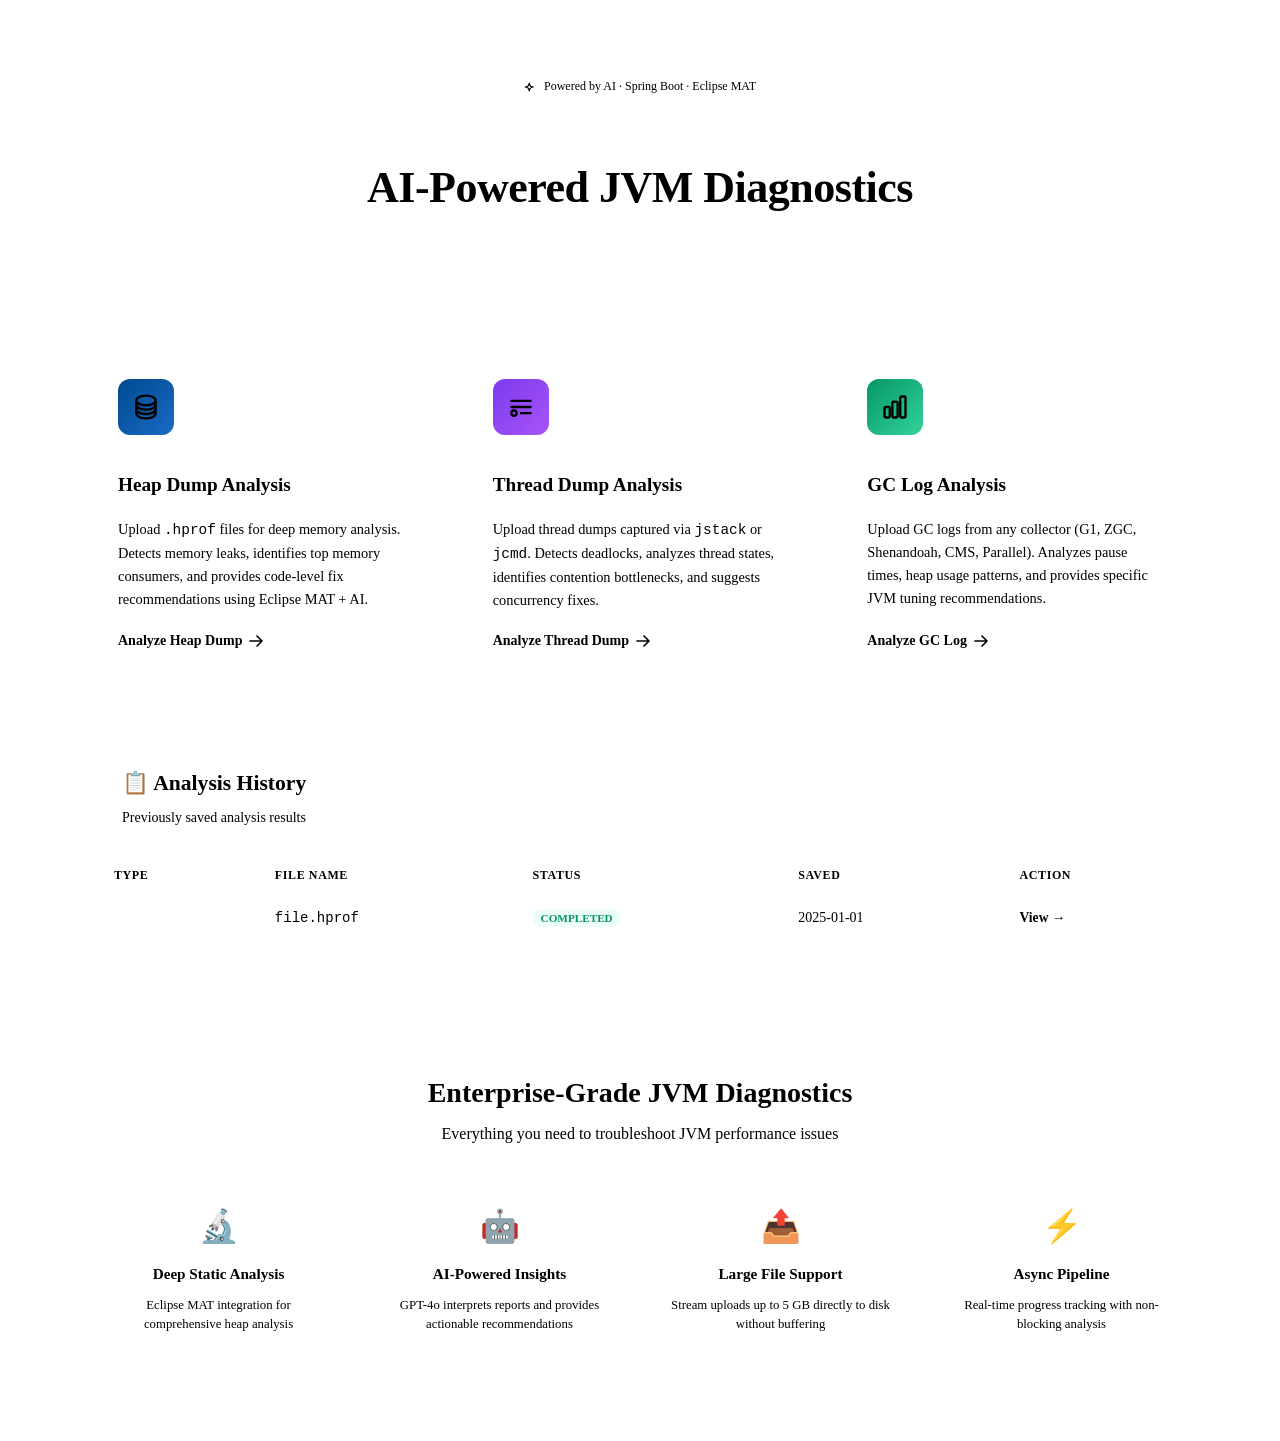
<file: src/main/resources/templates/index.html>
<!DOCTYPE html>
<html lang="en" xmlns:th="http://www.thymeleaf.org">
<head>
    <meta charset="UTF-8"/>
    <meta name="viewport" content="width=device-width, initial-scale=1.0"/>
    <title>JVM Diagnostics Analyzer — AI-Powered JVM Analysis</title>
    <meta name="description" content="AI-powered JVM diagnostics: analyze heap dumps, thread dumps, and GC logs with actionable insights."/>
    <link rel="preconnect" href="https://fonts.googleapis.com"/>
    <link rel="preconnect" href="https://fonts.gstatic.com" crossorigin/>
    <link href="https://fonts.googleapis.com/css2?family=Ubuntu:wght@300;400;500;700&display=swap" rel="stylesheet"/>
    <link rel="stylesheet" th:href="@{/css/app.css}"/>
    <style>
        /* ========================== Hero Section (index only) ========================== */
        .hero {
            background: linear-gradient(135deg, var(--yk-blue) 0%, var(--yk-blue-dark) 100%);
            padding: 4rem 2rem 5rem;
            text-align: center;
            color: var(--yk-white);
            position: relative;
            overflow: hidden;
        }
        .hero::before {
            content: ''; position: absolute; top: -50%; right: -20%;
            width: 600px; height: 600px;
            background: radial-gradient(circle, rgba(255,255,255,0.05) 0%, transparent 70%);
            border-radius: 50%;
        }
        .hero::after {
            content: ''; position: absolute; bottom: -30%; left: -10%;
            width: 400px; height: 400px;
            background: radial-gradient(circle, rgba(255,255,255,0.03) 0%, transparent 70%);
            border-radius: 50%;
        }
        .hero-content { position: relative; z-index: 1; max-width: 700px; margin: 0 auto; }
        .hero-badge {
            display: inline-flex; align-items: center; gap: 6px;
            background: rgba(255, 255, 255, 0.12); backdrop-filter: blur(10px);
            padding: 6px 16px; border-radius: 20px; font-size: 0.75rem; font-weight: 500;
            margin-bottom: 1.5rem; border: 1px solid rgba(255, 255, 255, 0.15);
        }
        .hero h1 { font-size: 2.75rem; font-weight: 700; margin-bottom: 1rem; line-height: 1.2; letter-spacing: -0.5px; }
        .hero p { font-size: 1.1rem; color: rgba(255, 255, 255, 0.8); line-height: 1.6; max-width: 550px; margin: 0 auto; }

        /* ========================== Tool Cards ========================== */
        .tools-section { max-width: 1100px; margin: -3rem auto 3rem; padding: 0 2rem; position: relative; z-index: 10; }
        .tools-grid { display: grid; grid-template-columns: repeat(3, 1fr); gap: 1.5rem; }
        .tool-card {
            background: var(--yk-white); border-radius: var(--yk-radius);
            padding: 2rem 1.75rem; box-shadow: var(--yk-shadow); border: 1px solid var(--yk-border);
            transition: all 0.3s ease; display: flex; flex-direction: column;
            text-decoration: none; color: inherit; cursor: pointer;
        }
        .tool-card:hover { box-shadow: var(--yk-shadow-hover); transform: translateY(-4px); border-color: var(--yk-blue-light); }
        .tool-card-icon {
            width: 56px; height: 56px; border-radius: 12px;
            display: flex; align-items: center; justify-content: center; margin-bottom: 1.25rem;
        }
        .tool-card-icon svg { width: 28px; height: 28px; color: var(--yk-white); }
        .tool-card-icon.heap   { background: linear-gradient(135deg, #004990, #1a6bc4); }
        .tool-card-icon.thread { background: linear-gradient(135deg, #7c3aed, #a855f7); }
        .tool-card-icon.gc     { background: linear-gradient(135deg, #059669, #34d399); }
        .tool-card h3 { font-size: 1.2rem; font-weight: 700; margin-bottom: 0.5rem; color: var(--yk-text-primary); }
        .tool-card p { font-size: 0.9rem; color: var(--yk-text-secondary); line-height: 1.6; flex-grow: 1; margin-bottom: 1.25rem; }
        .tool-card-cta { display: inline-flex; align-items: center; gap: 6px; font-size: 0.875rem; font-weight: 600; color: var(--yk-blue); transition: gap 0.2s ease; }
        .tool-card:hover .tool-card-cta { gap: 10px; }
        .tool-card-cta svg { width: 16px; height: 16px; }

        /* ========================== Features ========================== */
        .features-section { background: var(--yk-white); padding: 4rem 2rem; border-top: 1px solid var(--yk-border); }
        .features-container { max-width: 1100px; margin: 0 auto; }
        .features-container h2 { text-align: center; font-size: 1.75rem; font-weight: 700; color: var(--yk-text-primary); margin-bottom: 0.5rem; }
        .features-subtitle { text-align: center; color: var(--yk-text-secondary); margin-bottom: 2.5rem; font-size: 1rem; }
        .features-grid { display: grid; grid-template-columns: repeat(4, 1fr); gap: 1.5rem; }
        .feature-item { text-align: center; padding: 1.5rem 1rem; }
        .feature-icon { font-size: 2rem; margin-bottom: 0.75rem; }
        .feature-item h4 { font-size: 0.95rem; font-weight: 600; margin-bottom: 0.4rem; color: var(--yk-text-primary); }
        .feature-item p { font-size: 0.8rem; color: var(--yk-text-muted); line-height: 1.5; }

        /* ========================== History Table ========================== */
        .history-section { max-width: 1100px; margin: 0 auto 3rem; padding: 0 2rem; }
        .history-container { background: var(--yk-white); border-radius: var(--yk-radius); box-shadow: var(--yk-shadow); border: 1px solid var(--yk-border); overflow: hidden; }
        .history-header { padding: 1.5rem 2rem 1rem; }
        .history-header h2 { font-size: 1.35rem; font-weight: 700; color: var(--yk-text-primary); margin-bottom: 0.25rem; }
        .history-subtitle { font-size: 0.875rem; color: var(--yk-text-muted); }
        .history-table-wrapper { overflow-x: auto; }
        .history-table { width: 100%; border-collapse: collapse; }
        .history-table thead th { text-align: left; padding: 0.75rem 1.5rem; font-size: 0.75rem; font-weight: 600; text-transform: uppercase; letter-spacing: 0.05em; color: var(--yk-text-muted); border-top: 1px solid var(--yk-border); border-bottom: 1px solid var(--yk-border); background: var(--yk-bg-light); }
        .history-table tbody tr { border-bottom: 1px solid var(--yk-border); transition: background 0.15s ease; }
        .history-table tbody tr:last-child { border-bottom: none; }
        .history-table tbody tr:hover { background: var(--yk-bg-light); }
        .history-table td { padding: 0.875rem 1.5rem; font-size: 0.875rem; color: var(--yk-text-primary); }
        .file-name { font-family: 'Ubuntu Mono', monospace; font-weight: 500; }
        .date-cell { color: var(--yk-text-muted); font-size: 0.8rem; }
        .type-badge { display: inline-block; padding: 4px 10px; border-radius: 4px; font-size: 0.7rem; font-weight: 600; text-transform: uppercase; letter-spacing: 0.03em; }
        .badge-heap   { background: #e8f0fe; color: #004990; }
        .badge-thread { background: #f3e8ff; color: #7c3aed; }
        .badge-gc     { background: #ecfdf5; color: #059669; }
        .status-pill { display: inline-block; padding: 3px 8px; border-radius: 10px; font-size: 0.7rem; font-weight: 600; background: #ecfdf5; color: #059669; }
        .view-link { color: var(--yk-blue); text-decoration: none; font-weight: 600; font-size: 0.85rem; transition: color 0.2s; }
        .view-link:hover { color: var(--yk-blue-hover); }

        @media (max-width: 768px) {
            .hero h1 { font-size: 2rem; }
            .tools-grid { grid-template-columns: 1fr; }
            .features-grid { grid-template-columns: repeat(2, 1fr); }
        }
        @media (max-width: 480px) { .features-grid { grid-template-columns: 1fr; } }
    </style>
</head>
<body>

<!-- Navigation -->
<nav th:replace="~{fragments :: nav('index')}"></nav>

<!-- Hero Section -->
<section class="hero">
    <div class="hero-content">
        <div class="hero-badge">
            <svg width="14" height="14" fill="none" stroke="currentColor" stroke-width="2" viewBox="0 0 24 24">
                <path stroke-linecap="round" stroke-linejoin="round" d="M9.813 15.904L9 18.75l-.813-2.846a4.5 4.5 0 00-3.09-3.09L2.25 12l2.846-.813a4.5 4.5 0 003.09-3.09L9 5.25l.813 2.846a4.5 4.5 0 003.09 3.09L15.75 12l-2.846.813a4.5 4.5 0 00-3.09 3.09z"/>
            </svg>
            Powered by AI · Spring Boot · Eclipse MAT
        </div>
        <h1>AI-Powered JVM Diagnostics</h1>
        <p>Upload your JVM diagnostic files and get actionable insights in seconds. Analyze heap dumps, thread dumps, and GC logs with AI-powered recommendations.</p>
    </div>
</section>

<!-- Tool Cards -->
<section class="tools-section">
    <div class="tools-grid">

        <!-- Heap Dump -->
        <a href="/heap" class="tool-card" id="tool-heap">
            <div class="tool-card-icon heap">
                <svg fill="none" stroke="currentColor" stroke-width="2" viewBox="0 0 24 24">
                    <path stroke-linecap="round" stroke-linejoin="round" d="M20.25 6.375c0 2.278-3.694 4.125-8.25 4.125S3.75 8.653 3.75 6.375m16.5 0c0-2.278-3.694-4.125-8.25-4.125S3.75 4.097 3.75 6.375m16.5 0v11.25c0 2.278-3.694 4.125-8.25 4.125s-8.25-1.847-8.25-4.125V6.375m16.5 0v3.75m-16.5-3.75v3.75m16.5 0v3.75C20.25 16.153 16.556 18 12 18s-8.25-1.847-8.25-4.125v-3.75m16.5 0c0 2.278-3.694 4.125-8.25 4.125s-8.25-1.847-8.25-4.125"/>
                </svg>
            </div>
            <h3>Heap Dump Analysis</h3>
            <p>Upload <code>.hprof</code> files for deep memory analysis. Detects memory leaks, identifies top memory consumers, and provides code-level fix recommendations using Eclipse MAT + AI.</p>
            <div class="tool-card-cta">
                Analyze Heap Dump
                <svg fill="none" stroke="currentColor" stroke-width="2.5" viewBox="0 0 24 24">
                    <path stroke-linecap="round" stroke-linejoin="round" d="M13.5 4.5L21 12m0 0l-7.5 7.5M21 12H3"/>
                </svg>
            </div>
        </a>

        <!-- Thread Dump -->
        <a href="/thread-dump" class="tool-card" id="tool-thread">
            <div class="tool-card-icon thread">
                <svg fill="none" stroke="currentColor" stroke-width="2" viewBox="0 0 24 24">
                    <path stroke-linecap="round" stroke-linejoin="round" d="M3.75 6.75h16.5M3.75 12h16.5M12 17.25h8.25"/>
                    <circle cx="6" cy="17.25" r="2.25" stroke-width="2"/>
                </svg>
            </div>
            <h3>Thread Dump Analysis</h3>
            <p>Upload thread dumps captured via <code>jstack</code> or <code>jcmd</code>. Detects deadlocks, analyzes thread states, identifies contention bottlenecks, and suggests concurrency fixes.</p>
            <div class="tool-card-cta">
                Analyze Thread Dump
                <svg fill="none" stroke="currentColor" stroke-width="2.5" viewBox="0 0 24 24">
                    <path stroke-linecap="round" stroke-linejoin="round" d="M13.5 4.5L21 12m0 0l-7.5 7.5M21 12H3"/>
                </svg>
            </div>
        </a>

        <!-- GC Log -->
        <a href="/gc-log" class="tool-card" id="tool-gc">
            <div class="tool-card-icon gc">
                <svg fill="none" stroke="currentColor" stroke-width="2" viewBox="0 0 24 24">
                    <path stroke-linecap="round" stroke-linejoin="round" d="M3 13.125C3 12.504 3.504 12 4.125 12h2.25c.621 0 1.125.504 1.125 1.125v6.75C7.5 20.496 6.996 21 6.375 21h-2.25A1.125 1.125 0 013 19.875v-6.75zM9.75 8.625c0-.621.504-1.125 1.125-1.125h2.25c.621 0 1.125.504 1.125 1.125v11.25c0 .621-.504 1.125-1.125 1.125h-2.25a1.125 1.125 0 01-1.125-1.125V8.625zM16.5 4.125c0-.621.504-1.125 1.125-1.125h2.25C20.496 3 21 3.504 21 4.125v15.75c0 .621-.504 1.125-1.125 1.125h-2.25a1.125 1.125 0 01-1.125-1.125V4.125z"/>
                </svg>
            </div>
            <h3>GC Log Analysis</h3>
            <p>Upload GC logs from any collector (G1, ZGC, Shenandoah, CMS, Parallel). Analyzes pause times, heap usage patterns, and provides specific JVM tuning recommendations.</p>
            <div class="tool-card-cta">
                Analyze GC Log
                <svg fill="none" stroke="currentColor" stroke-width="2.5" viewBox="0 0 24 24">
                    <path stroke-linecap="round" stroke-linejoin="round" d="M13.5 4.5L21 12m0 0l-7.5 7.5M21 12H3"/>
                </svg>
            </div>
        </a>

    </div>
</section>

<!-- History Table (shown if there are saved records) -->
<section class="history-section" th:if="${not #lists.isEmpty(history)}">
    <div class="history-container">
        <div class="history-header">
            <h2>📋 Analysis History</h2>
            <p class="history-subtitle">Previously saved analysis results</p>
        </div>
        <div class="history-table-wrapper">
            <table class="history-table">
                <thead>
                    <tr>
                        <th>Type</th>
                        <th>File Name</th>
                        <th>Status</th>
                        <th>Saved</th>
                        <th>Action</th>
                    </tr>
                </thead>
                <tbody>
                    <tr th:each="record : ${history}">
                        <td>
                            <span class="type-badge" th:classappend="${record.analysisType.name() == 'HEAP_DUMP'} ? 'badge-heap' : (${record.analysisType.name() == 'THREAD_DUMP'} ? 'badge-thread' : 'badge-gc')"
                                  th:text="${record.analysisType.name() == 'HEAP_DUMP'} ? 'Heap Dump' : (${record.analysisType.name() == 'THREAD_DUMP'} ? 'Thread Dump' : 'GC Log')">
                            </span>
                        </td>
                        <td class="file-name" th:text="${record.fileName}">file.hprof</td>
                        <td>
                            <span class="status-pill" th:text="${record.status}">COMPLETED</span>
                        </td>
                        <td class="date-cell" th:text="${#strings.substring(record.savedAt, 0, 10)}">2025-01-01</td>
                        <td>
                            <a class="view-link" th:href="@{'/history/' + ${record.id}}">
                                View →
                            </a>
                        </td>
                    </tr>
                </tbody>
            </table>
        </div>
    </div>
</section>

<!-- Features Section -->
<section class="features-section">
    <div class="features-container">
        <h2>Enterprise-Grade JVM Diagnostics</h2>
        <p class="features-subtitle">Everything you need to troubleshoot JVM performance issues</p>
        <div class="features-grid">
            <div class="feature-item">
                <div class="feature-icon">🔬</div>
                <h4>Deep Static Analysis</h4>
                <p>Eclipse MAT integration for comprehensive heap analysis</p>
            </div>
            <div class="feature-item">
                <div class="feature-icon">🤖</div>
                <h4>AI-Powered Insights</h4>
                <p>GPT-4o interprets reports and provides actionable recommendations</p>
            </div>
            <div class="feature-item">
                <div class="feature-icon">📤</div>
                <h4>Large File Support</h4>
                <p>Stream uploads up to 5 GB directly to disk without buffering</p>
            </div>
            <div class="feature-item">
                <div class="feature-icon">⚡</div>
                <h4>Async Pipeline</h4>
                <p>Real-time progress tracking with non-blocking analysis</p>
            </div>
        </div>
    </div>
</section>

<!-- Footer -->
<footer th:replace="~{fragments :: footer}"></footer>

</body>
</html>
</file>
